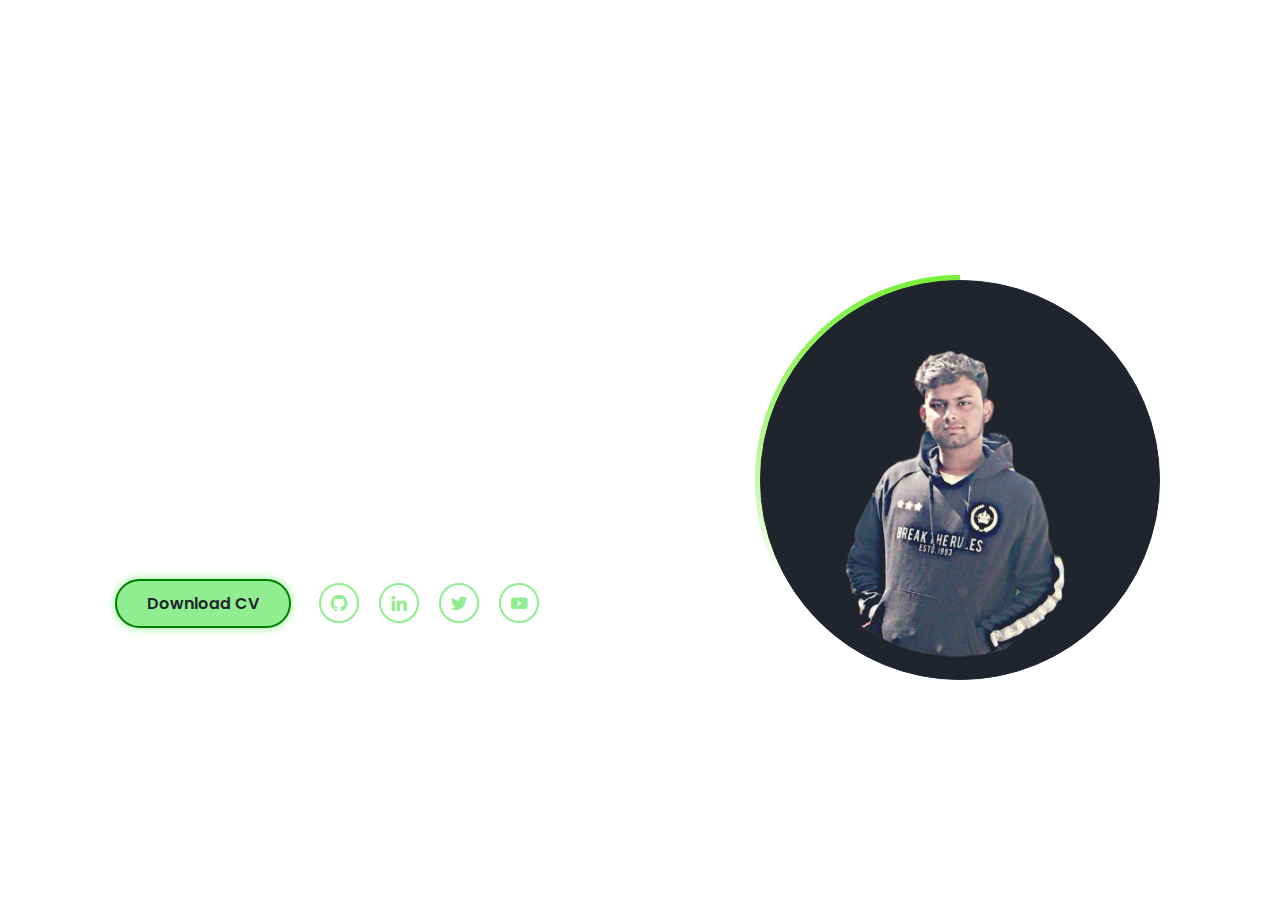
<file: index.html>
<!DOCTYPE html>
<html lang="en">
<head>
    <meta charset="UTF-8">
    <meta name="viewport" content="width=device-width, initial-scale=1.0">
    <title>Document</title>
    <link rel="stylesheet" href="../CSS/style.css">
    <link rel="stylesheet" href='https://unpkg.com/boxicons@2.1.4/css/boxicons.min.css'>
</head>
<body>
    <nav class="navbar">
        <a href="index.html" class="logo">Portfolio.</a>
        <ul>
            <li class="active"><a href="index.html">Home</a></li>
            <li><a href="./HTML/about.html">About</a></li>
        
            <li><a href="./HTML/service.html">Service</a></li>
            <li><a href="./HTML/contact.html">Contact</a></li>

        </ul>
    </nav>

    <div class="bars-animations">
        <div class="bar" style="--i:6;"></div>
        <div class="bar" style="--i:5;"></div>
        <div class="bar" style="--i:4;"></div>
        <div class="bar" style="--i:3;"></div>
        <div class="bar" style="--i:2;"></div>
        <div class="bar" style="--i:1;"></div>
    </div>

    <section class="home">
        <div class="home-info">
            <h1>Avi Ranjan</h1>
            <h2>I'm a Full Stack Developer</h2>
            <p>Passionate full-stack developer crafting innovative web solutions using modern technologies. Skilled in frontend and backend development, database design, and API integration. Committed to delivering efficient, scalable, and user-friendly applications that drive impactful results.</p>

            <div class="btn-sci">
                <a href="../resume/Avi-ranjan.pdf" class="btn">Download CV</a>
                <div class="sci">
                    <a href="https://github.com/thunderavi"><i class='bx bxl-github'></i></a>
                    <a href="https://www.linkedin.com/in/avi-ranjan-prasad-975842224/"><i class='bx bxl-linkedin'></i></a>
                    <a href="#"><i class='bx bxl-twitter'></i></a>
                    <a href="#"><i class='bx bxl-youtube'></i></a>
                </div>

            </div>
        </div>

        <div class="home-img">
            <div class="img-box">
                <div class="img-item">
                    <img src="../Adobe Express - file.png" alt="">
                </div>
            </div>
        </div>
    </section>
</body>
</html>
</file>
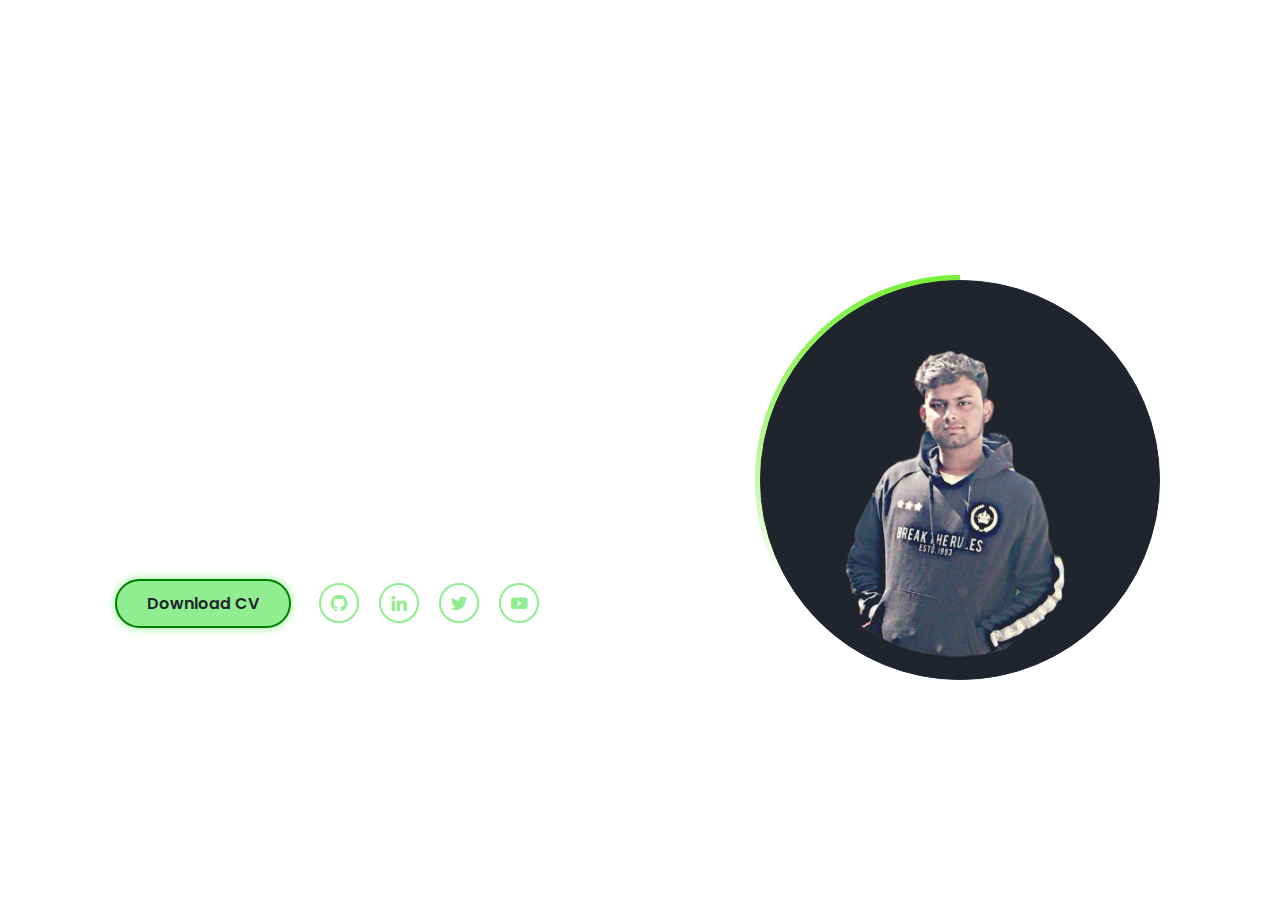
<file: HTML/index.html>
<!DOCTYPE html>
<html lang="en">
<head>
    <meta charset="UTF-8">
    <meta name="viewport" content="width=device-width, initial-scale=1.0">
    <title>Document</title>
    <link rel="stylesheet" href="../CSS/style.css">
    <link rel="stylesheet" href='https://unpkg.com/boxicons@2.1.4/css/boxicons.min.css'>
</head>
<body>
    <nav class="navbar">
        <a href="#" class="logo">Portfolio.</a>
        <ul>
            <li class="active"><a href="#">Home</a></li>
            <li><a href="about.html">About</a></li>
        
            <li><a href="service.html">Service</a></li>
            <li><a href="contact.html">Contact</a></li>

        </ul>
    </nav>

    <div class="bars-animations">
        <div class="bar" style="--i:6;"></div>
        <div class="bar" style="--i:5;"></div>
        <div class="bar" style="--i:4;"></div>
        <div class="bar" style="--i:3;"></div>
        <div class="bar" style="--i:2;"></div>
        <div class="bar" style="--i:1;"></div>
    </div>

    <section class="home">
        <div class="home-info">
            <h1>Avi Ranjan</h1>
            <h2>I'm a Full Stack Developer</h2>
            <p>Passionate full-stack developer crafting innovative web solutions using modern technologies. Skilled in frontend and backend development, database design, and API integration. Committed to delivering efficient, scalable, and user-friendly applications that drive impactful results.</p>

            <div class="btn-sci">
                <a href="../resume/Avi-ranjan.pdf" class="btn">Download CV</a>
                <div class="sci">
                    <a href="https://github.com/thunderavi"><i class='bx bxl-github'></i></a>
                    <a href="https://www.linkedin.com/in/avi-ranjan-prasad-975842224/"><i class='bx bxl-linkedin'></i></a>
                    <a href="#"><i class='bx bxl-twitter'></i></a>
                    <a href="#"><i class='bx bxl-youtube'></i></a>
                </div>

            </div>
        </div>

        <div class="home-img">
            <div class="img-box">
                <div class="img-item">
                    <img src="../Adobe Express - file.png" alt="">
                </div>
            </div>
        </div>
    </section>
</body>
</html>
</file>
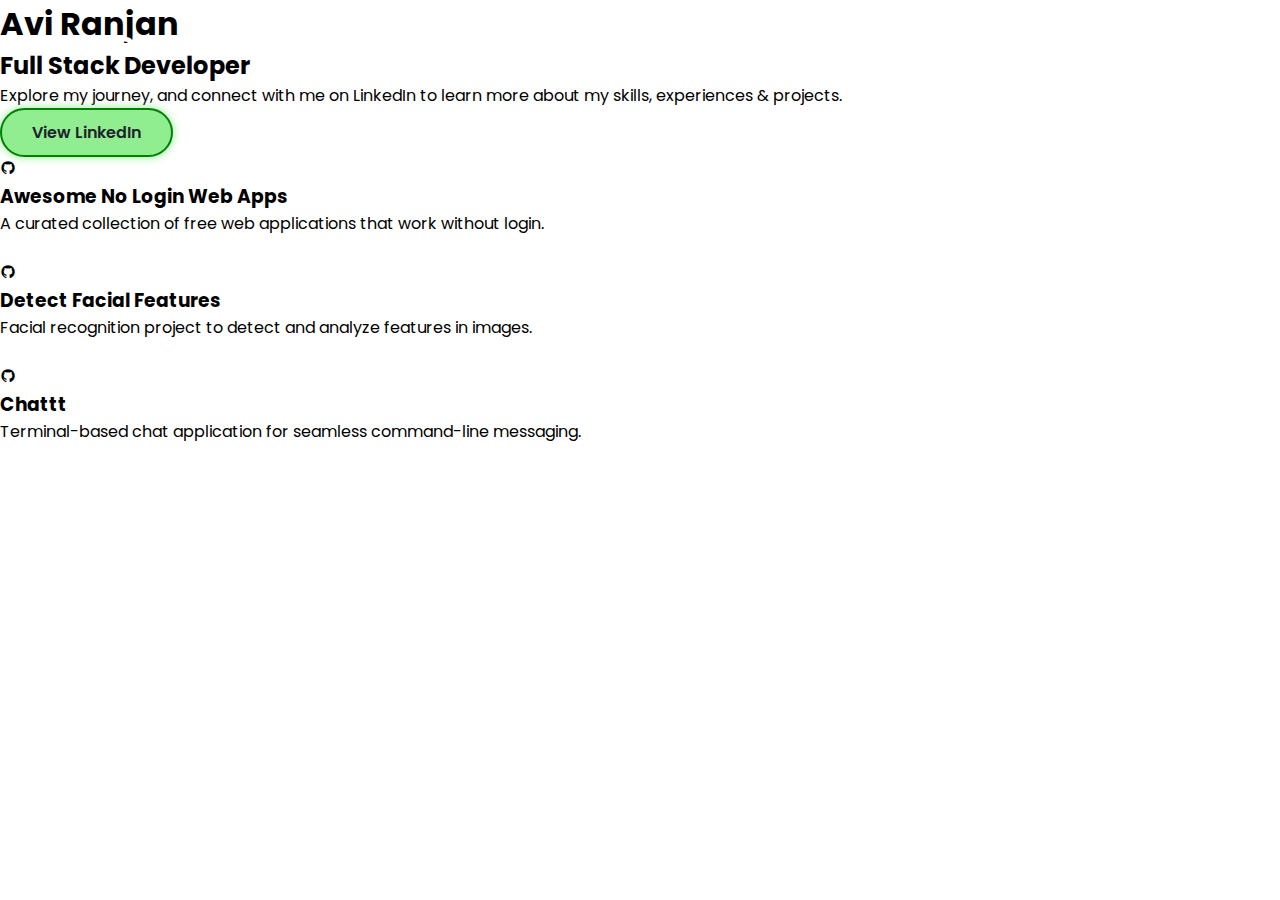
<file: HTML/about.html>
<!DOCTYPE html>
<html lang="en">
<head>
    <meta charset="UTF-8" />
    <meta name="viewport" content="width=device-width, initial-scale=1.0" />
    <title>About Me</title>
    <link rel="stylesheet" href="../CSS/style.css" />
    <link rel="stylesheet" href="https://unpkg.com/boxicons@2.1.4/css/boxicons.min.css" />
</head>
<body>
  <nav class="navbar">
    <a href="#" class="logo">Portfolio.</a>
    <ul>
      <li><a href="index.html">Home</a></li>
      <li class="active"><a href="about.html">About</a></li>
 
      <li><a href="service.html">Service</a></li>
      <li><a href="contact.html">Contact</a></li>
    </ul>
  </nav>

  <div class="bars-animations">
    <div class="bar" style="--i:6;"></div>
    <div class="bar" style="--i:5;"></div>
    <div class="bar" style="--i:4;"></div>
    <div class="bar" style="--i:3;"></div>
    <div class="bar" style="--i:2;"></div>
    <div class="bar" style="--i:1;"></div>
  </div>

  <section class="about">
    <div class="about-intro">
      <h1>Avi Ranjan</h1>
      <h2>Full Stack Developer</h2>
      <p>Explore my journey, and connect with me on LinkedIn to learn more about my skills, experiences & projects.</p>
      <a href="https://www.linkedin.com/in/avi-ranjan-prasad-975842224/" target="_blank" class="btn">View LinkedIn</a>
    </div>

    <div class="projects">
      <!-- Card 1 -->
      <div class="project-card-horizontal">
        <i class='bx bxl-github'></i>
        <div class="project-details">
          <h3>Awesome No Login Web Apps</h3>
          <p>A curated collection of free web applications that work without login.</p>
        </div>
        <a href="https://github.com/thunderavi/awesome-no-login-web-apps" target="_blank" class="github-btn">View</a>
      </div>

      <!-- Card 2 -->
      <div class="project-card-horizontal">
        <i class='bx bxl-github'></i>
        <div class="project-details">
          <h3>Detect Facial Features</h3>
          <p>Facial recognition project to detect and analyze features in images.</p>
        </div>
        <a href="https://github.com/thunderavi/Detect-Facial-Features" target="_blank" class="github-btn">View</a>
      </div>

      <!-- Card 3 -->
      <div class="project-card-horizontal">
        <i class='bx bxl-github'></i>
        <div class="project-details">
          <h3>Chattt</h3>
          <p>Terminal-based chat application for seamless command-line messaging.</p>
        </div>
        <a href="https://github.com/thunderavi/chattt" target="_blank" class="github-btn">View</a>
      </div>
    </div>
  </section>
</body>
</html>
</file>
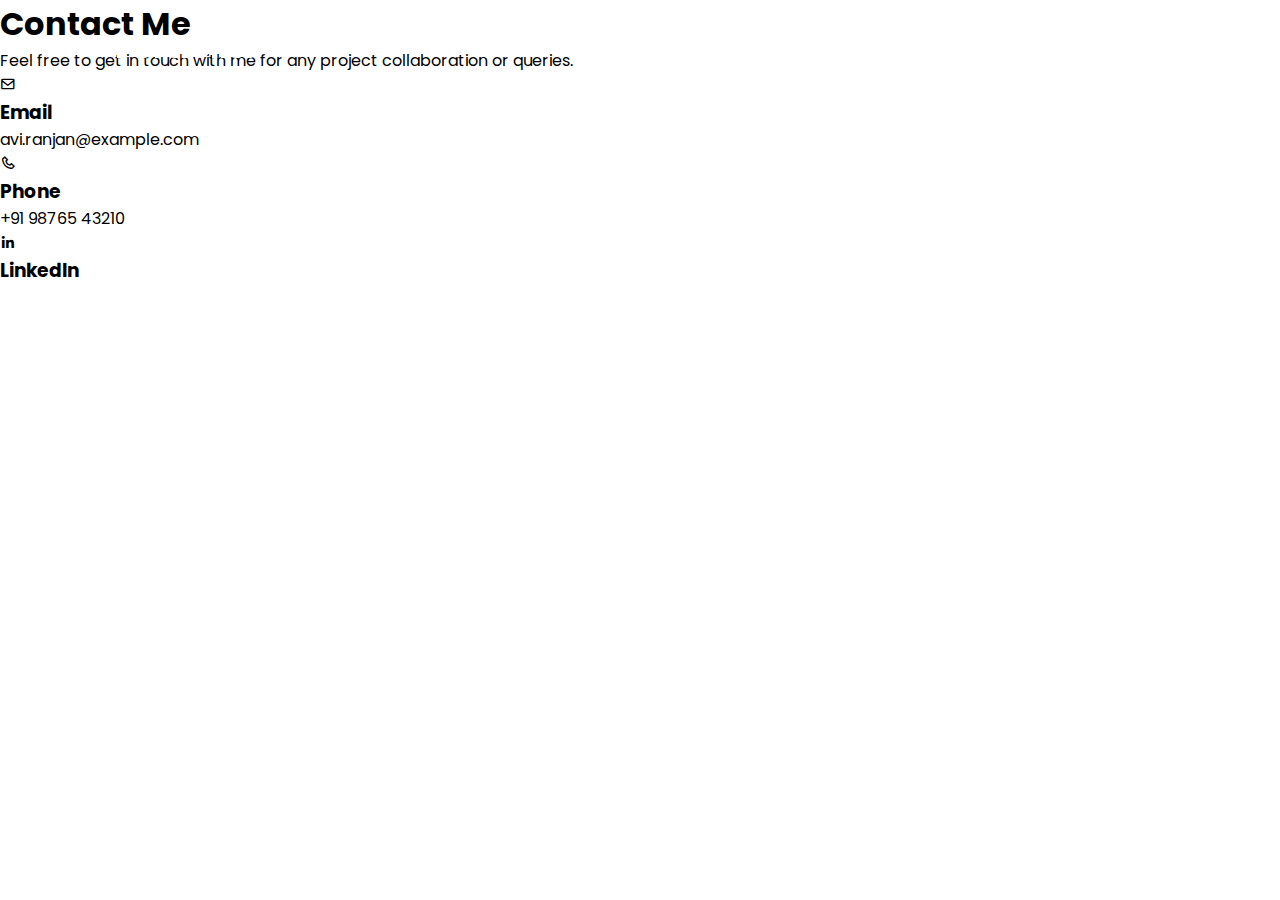
<file: HTML/contact.html>
<!DOCTYPE html>
<html lang="en">
<head>
    <meta charset="UTF-8">
    <meta name="viewport" content="width=device-width, initial-scale=1.0">
    <title>Contact Us</title>
    <link rel="stylesheet" href="../CSS/style.css">
    <link rel="stylesheet" href="https://unpkg.com/boxicons@2.1.4/css/boxicons.min.css">
</head>
<body>
    <nav class="navbar">
        <a href="../index.html" class="logo">Portfolio.</a>
        <ul>
            <li><a href="../index.html">Home</a></li>
            <li><a href="about.html">About</a></li>
       
            <li><a href="service.html">Service</a></li>
            <li class="active"><a href="contact.html">COntact</a></li>
        </ul>
    </nav>

    <div class="bars-animations">
        <div class="bar" style="--i:6;"></div>
        <div class="bar" style="--i:5;"></div>
        <div class="bar" style="--i:4;"></div>
        <div class="bar" style="--i:3;"></div>
        <div class="bar" style="--i:2;"></div>
        <div class="bar" style="--i:1;"></div>
    </div>

    <section class="contact">
        <h1>Contact Me</h1>
        <p>Feel free to get in touch with me for any project collaboration or queries.</p>

        <div class="contact-info">
            <div class="info-box">
                <i class='bx bx-envelope'></i>
                <h3>Email</h3>
                <p>avi.ranjan@example.com</p>
            </div>
            <div class="info-box">
                <i class='bx bx-phone'></i>
                <h3>Phone</h3>
                <p>+91 98765 43210</p>
            </div>
            <div class="info-box">
                <i class='bx bxl-linkedin'></i>
                <h3>LinkedIn</h3>
                <p><a href="https://www.linkedin.com/in/avi-ranjan-prasad-975842224/" target="_blank">linkedin.com/in/avi-ranjan-prasad</a></p>
            </div>
        </div>
    </section>
</body>
</html>
</file>
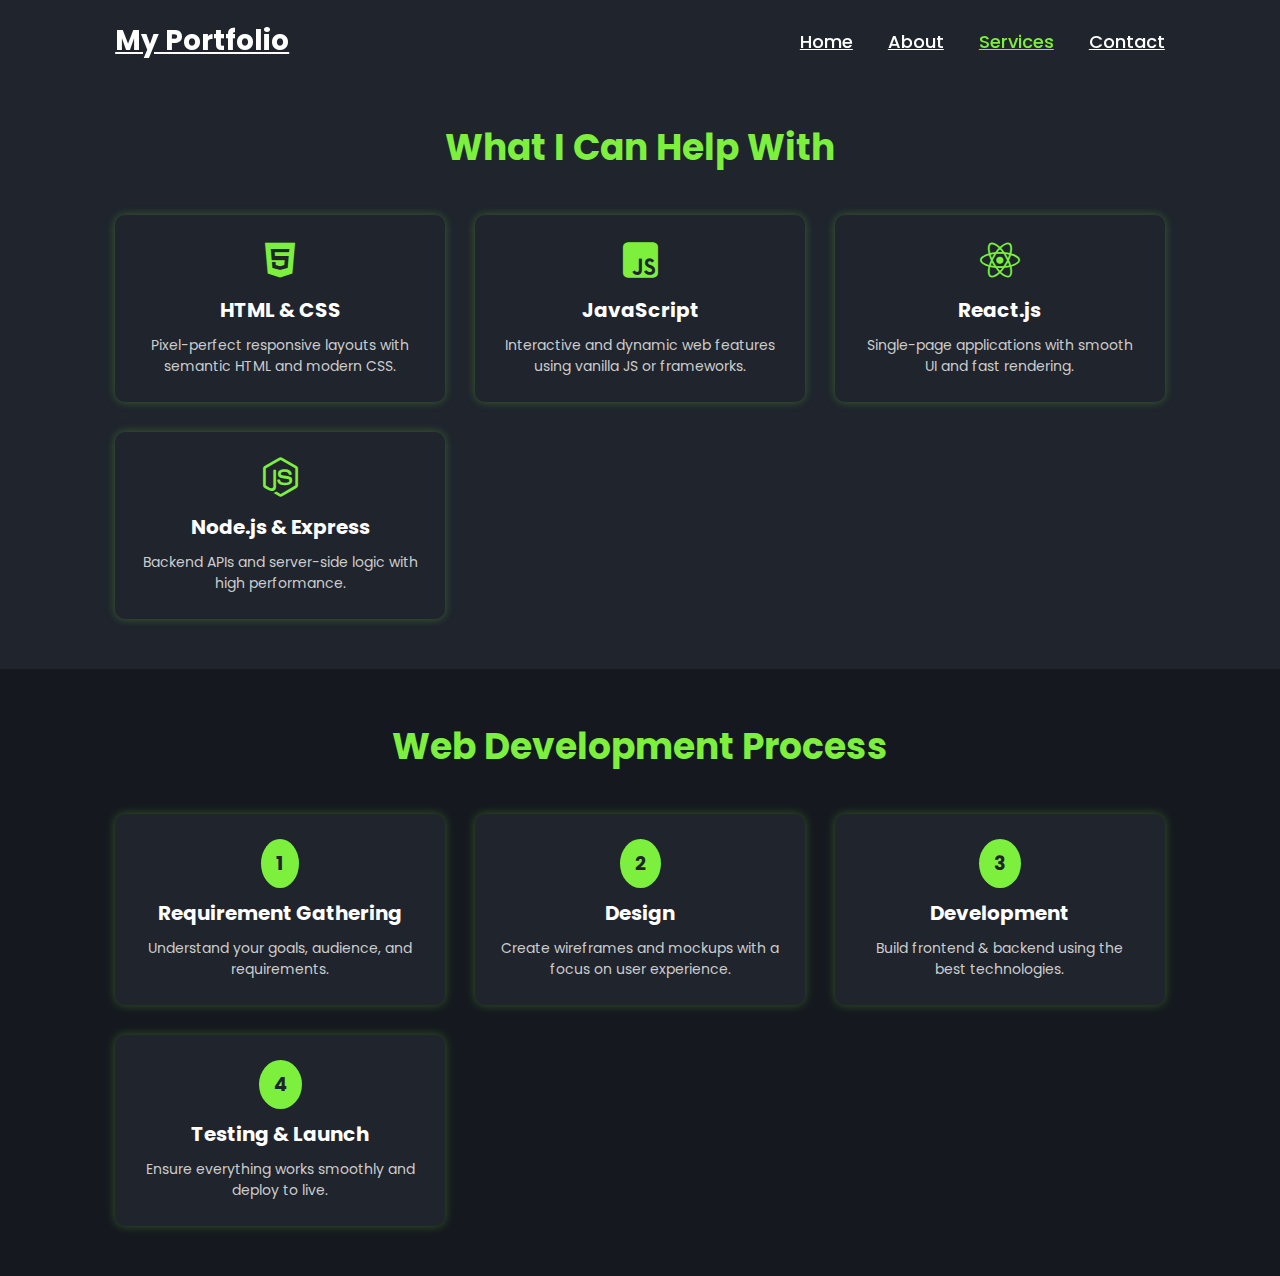
<file: HTML/service.html>
<!DOCTYPE html>
<html lang="en">
<head>
<meta charset="UTF-8" />
<meta name="viewport" content="width=device-width, initial-scale=1.0" />
<title>Services</title>
<link rel="stylesheet" href="../CSS/service.css" />
<link rel="stylesheet" href="https://cdnjs.cloudflare.com/ajax/libs/font-awesome/6.5.1/css/all.min.css">
</head>
<body>

<!-- Navbar -->
<nav class="navbar">
  <a href="../index.html" class="logo">My Portfolio</a>
  <ul>
    <li><a href="index.html">Home</a></li>
    <li><a href="about.html">About</a></li>
    <li><a href="service.html" class="active">Services</a></li>
    <li><a href="contact.html">Contact</a></li>
  </ul>
</nav>

<!-- Services Section -->
<section class="services">
  <h2>What I Can Help With</h2>
  <div class="service-cards">
    <div class="service-card">
      <i class="fab fa-html5"></i>
      <h3>HTML & CSS</h3>
      <p>Pixel-perfect responsive layouts with semantic HTML and modern CSS.</p>
    </div>
    <div class="service-card">
      <i class="fab fa-js-square"></i>
      <h3>JavaScript</h3>
      <p>Interactive and dynamic web features using vanilla JS or frameworks.</p>
    </div>
    <div class="service-card">
      <i class="fab fa-react"></i>
      <h3>React.js</h3>
      <p>Single-page applications with smooth UI and fast rendering.</p>
    </div>
    <div class="service-card">
      <i class="fab fa-node-js"></i>
      <h3>Node.js & Express</h3>
      <p>Backend APIs and server-side logic with high performance.</p>
    </div>
  </div>
</section>

<!-- Process Section -->
<section class="process">
  <h2>Web Development Process</h2>
  <div class="process-steps">
    <div class="step">
      <span>1</span>
      <h4>Requirement Gathering</h4>
      <p>Understand your goals, audience, and requirements.</p>
    </div>
    <div class="step">
      <span>2</span>
      <h4>Design</h4>
      <p>Create wireframes and mockups with a focus on user experience.</p>
    </div>
    <div class="step">
      <span>3</span>
      <h4>Development</h4>
      <p>Build frontend & backend using the best technologies.</p>
    </div>
    <div class="step">
      <span>4</span>
      <h4>Testing & Launch</h4>
      <p>Ensure everything works smoothly and deploy to live.</p>
    </div>
  </div>
</section>

</body>
</html>
</file>
<file: CSS/style.css>
@import url('https://fonts.googleapis.com/css2?family=Poppins:wght@300;400;500;600;700;800;900&display=swap');

* {
    margin: 0;
    padding: 0;
    box-sizing: border-box;
    font-family: 'Poppins', sans-serif;
}

a{
    color: white;
    text-decoration: none;
}
.navbar{
    position: fixed;
    left: 0;
    top: 0;
    width: 100%;
    padding: 25px 9%;
    display: flex;
    justify-content:space-between ;
    align-items: center;
    z-index: 100;
    visibility: 100;
    /* opacity:0 ; */
    animation: show-content 1.5s linear forwards;
    animation-delay: 1.2s;
}

@keyframes show-content {
    100%{
        visibility: visible;
        /* opacity: 1; */
    }
}

.navbar .logo{
    font-size: 30px;
    font-weight: 700;
}

.navbar ul{
    display: flex;
}

.navbar ul li{
    list-style: none;
    margin-left: 35px;
}
.navbar ul li a{
    font-size: 20px;
    font-weight: 500;
    transition: .5s;
}

.navbar ul li:hover a,
.navbar ul li:active a{
    color: #7cf03d;
}
.home{
    display: flex;
    align-items: center;
    height: 100vh;
    padding: 60px 9% 0;
    color:#fff;
}

.home-info h1{
    font-size: 55px;
}
.home-info h2{
    font-size:32px;
    margin-top: -10px;
}

.home-info p{
    font-size: 16px;
    margin: 10px 0 15px;
}

.home-info .btn-sci{
    display: flex;
    align-items: center;
}

.btn{
    display: inline-block;
    padding: 10px 30px;
    background: lightgreen;
    border: 2px solid green;
    border-radius: 40px;
    box-shadow: 0 0 10px lightgreen;
    font-size: 16px;
    color: #1f242d;
    font-weight: 600;
    transition: .5s;
}

.btn:hover{
    background:transparent;
    color: lightgreen;
    box-shadow: none;
}

.home-info .btn-sci .sci{
    margin-left: 20px;
}

.home-info .btn-sci .sci a{
    display: inline-flex;
    padding: 8px;
    border: 2px solid lightgreen;
    border-radius: 50%;
    font-size: 20px;
    color: lightgreen;
    margin: 0 8px;
    transition:.5s ;
}

.home-info .btn-sci .sci a:hover{
    background: lightgreen;
    color: #1f242d;
    box-shadow: 0 0 10px lightgreen;
}

.home-img .img-box{
    position: relative;
    width: 32vw;
    height: 32vw;

    border-radius: 50%;
    padding: 5px;
    display: flex;
    justify-content: center;
    align-items: center;
    overflow: hidden;
}

.home-img .img-box::before,
.home-img .img-box::after{
content: '';
position: absolute;
width: 500px;
height: 500px;
background: conic-gradient(transparent,transparent,transparent,#7cf03d);

}
.home-img .img-box .img-item{
    position: relative;
    width: 100%;
    height: 100%;
    background: #1f242d;
    border-radius: 50%;
    border: .1px solid #1f242d;
    display: flex;
    justify-content: center;
    z-index: 1;
    overflow: hidden;

}

.home-img .img-box .img-item img{
    position: absolute;
    top:30px;
    display: block;
    width: 90%;
    object-fit: cover;
    mix-blend-mode: lighten;
    
}
.bars-animations{
    position:absolute;
    width: 100%;
    height: 100%;
    display: flex;
    z-index: -1;
}
.bars-animations .bar{
    width: 100%;
    height: 100%;
    background: #1f242d;
  
    transform: translateY(-100%);
    animation: show-bars .5s ease-in-out forwards;
    animation-delay:calc(.1s * var(--i)) ;
}

@keyframes show-bars {
    100%{
        transform: translateY(0%);
    }
}
</file>
<file: CSS/service.css>
@import url('https://fonts.googleapis.com/css2?family=Poppins:wght@300;400;500;600;700;800;900&display=swap');

* {
  margin: 0;
  padding: 0;
  box-sizing: border-box;
  font-family: 'Poppins', sans-serif;
}

body {
  background: #1f242d;
  color: #fff;
}

/* Navbar */
.navbar {
  position: fixed;
  top: 0;
  left: 0;
  width: 100%;
  padding: 20px 9%;
  display: flex;
  justify-content: space-between;
  align-items: center;
  z-index: 100;
}

.navbar .logo {
  font-size: 28px;
  font-weight: 700;
  color: #fff;
}

.navbar ul {
  display: flex;
}

.navbar ul li {
  list-style: none;
  margin-left: 35px;
}

.navbar ul li a {
  font-size: 18px;
  font-weight: 500;
  color: #fff;
  transition: .3s;
}

.navbar ul li a.active,
.navbar ul li a:hover {
  color: #7cf03d;
}

/* Services */
.services {
  padding: 120px 9% 50px;
  text-align: center;
}

.services h2 {
  font-size: 36px;
  color: #7cf03d;
  margin-bottom: 40px;
}

.service-cards {
  display: grid;
  grid-template-columns: repeat(auto-fit, minmax(250px, 1fr));
  gap: 30px;
}

.service-card {
  background: #1f242d;
  padding: 25px;
  border-radius: 10px;
  box-shadow: 0 0 10px rgba(124, 240, 61, 0.3);
  transition: 0.3s;
  text-align: center;
}

.service-card:hover {
  transform: translateY(-5px);
  box-shadow: 0 0 20px rgba(124, 240, 61, 0.7);
}

.service-card i {
  font-size: 40px;
  color: #7cf03d;
  margin-bottom: 15px;
}

.service-card h3 {
  font-size: 20px;
  margin-bottom: 10px;
}

.service-card p {
  font-size: 14px;
  color: #ccc;
}

/* Process */
.process {
  background: #15191f;
  padding: 50px 9%;
  text-align: center;
}

.process h2 {
  font-size: 36px;
  color: #7cf03d;
  margin-bottom: 40px;
}

.process-steps {
  display: grid;
  grid-template-columns: repeat(auto-fit, minmax(250px, 1fr));
  gap: 30px;
}

.step {
  background: #1f242d;
  padding: 25px;
  border-radius: 10px;
  box-shadow: 0 0 10px rgba(124, 240, 61, 0.3);
  transition: 0.3s;
}

.step:hover {
  transform: translateY(-5px);
  box-shadow: 0 0 20px rgba(124, 240, 61, 0.7);
}

.step span {
  display: inline-block;
  background: #7cf03d;
  color: #1f242d;
  font-weight: bold;
  font-size: 1.2em;
  padding: 10px 15px;
  border-radius: 50%;
  margin-bottom: 10px;
}

.step h4 {
  font-size: 20px;
  margin-bottom: 10px;
}

.step p {
  font-size: 14px;
  color: #ccc;
}

/* Responsive */
@media (max-width: 768px) {
  .navbar {
    padding: 15px 5%;
  }
}
</file>
